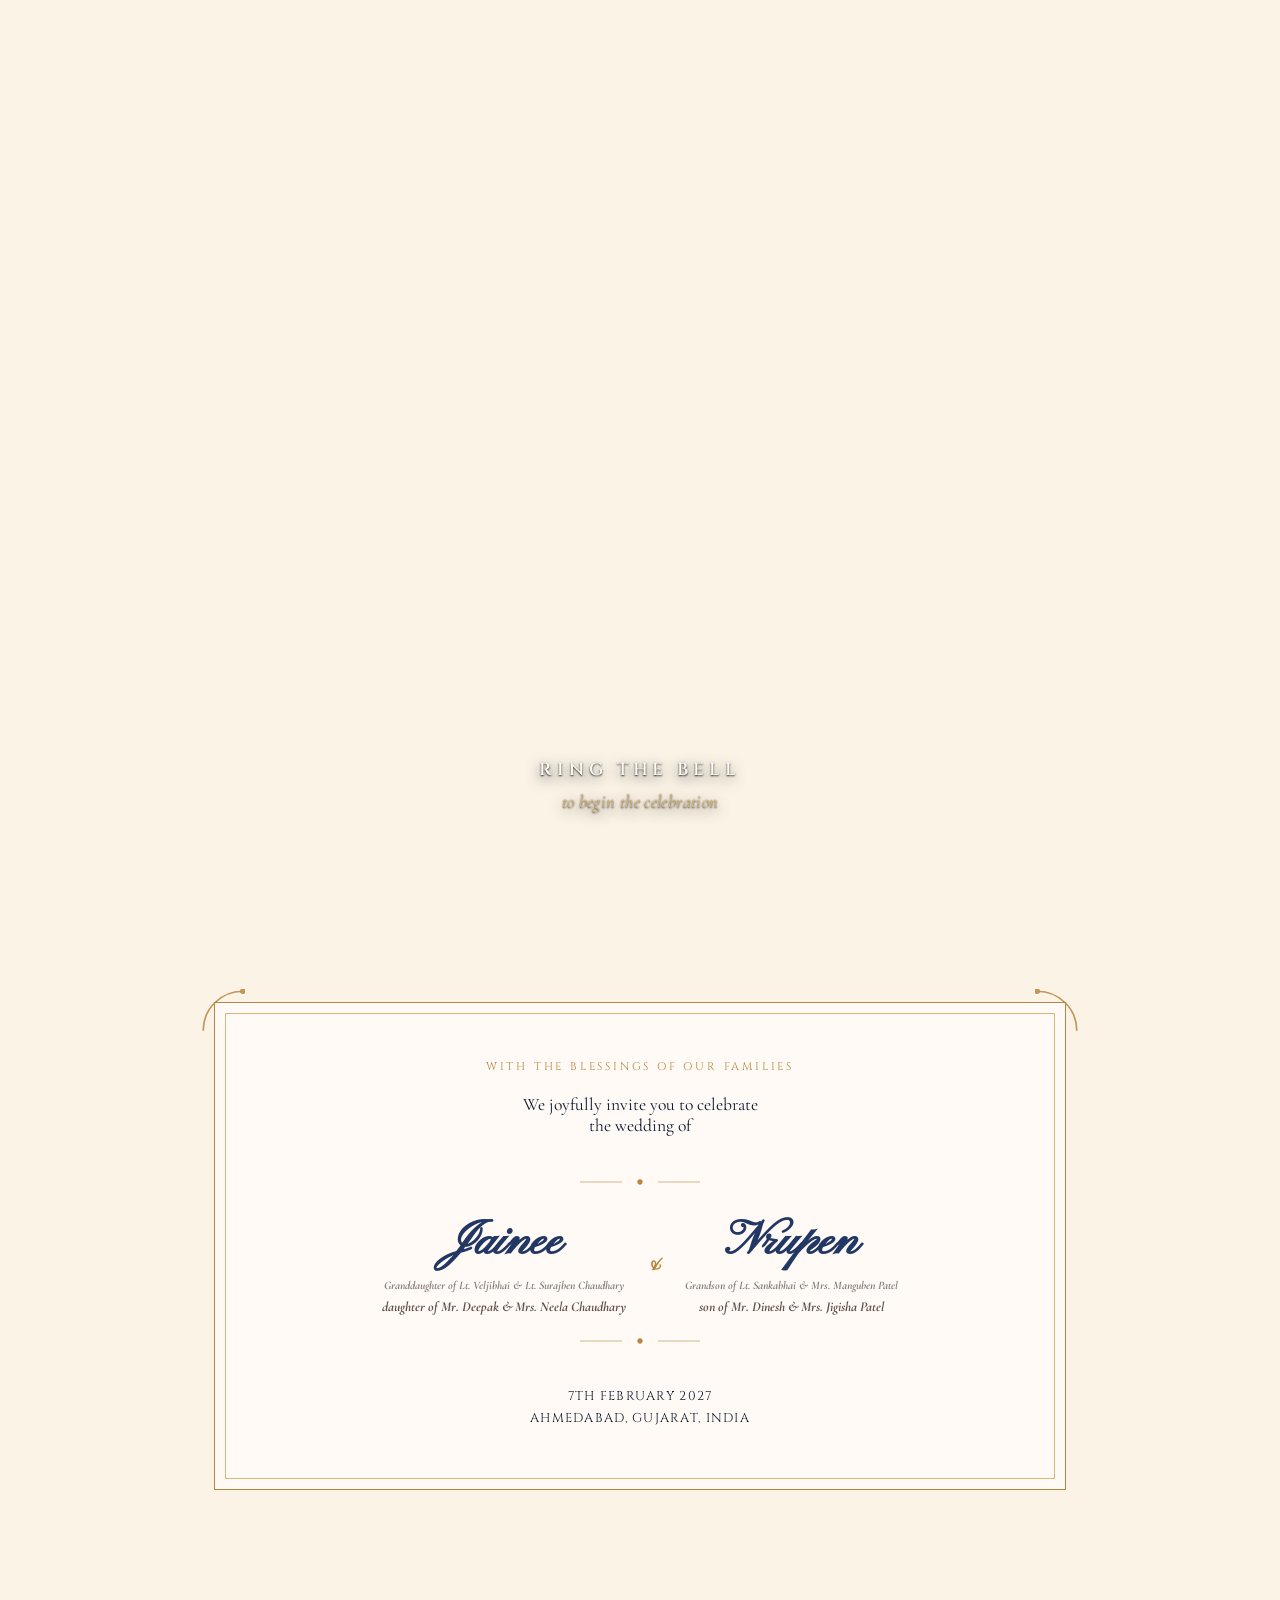
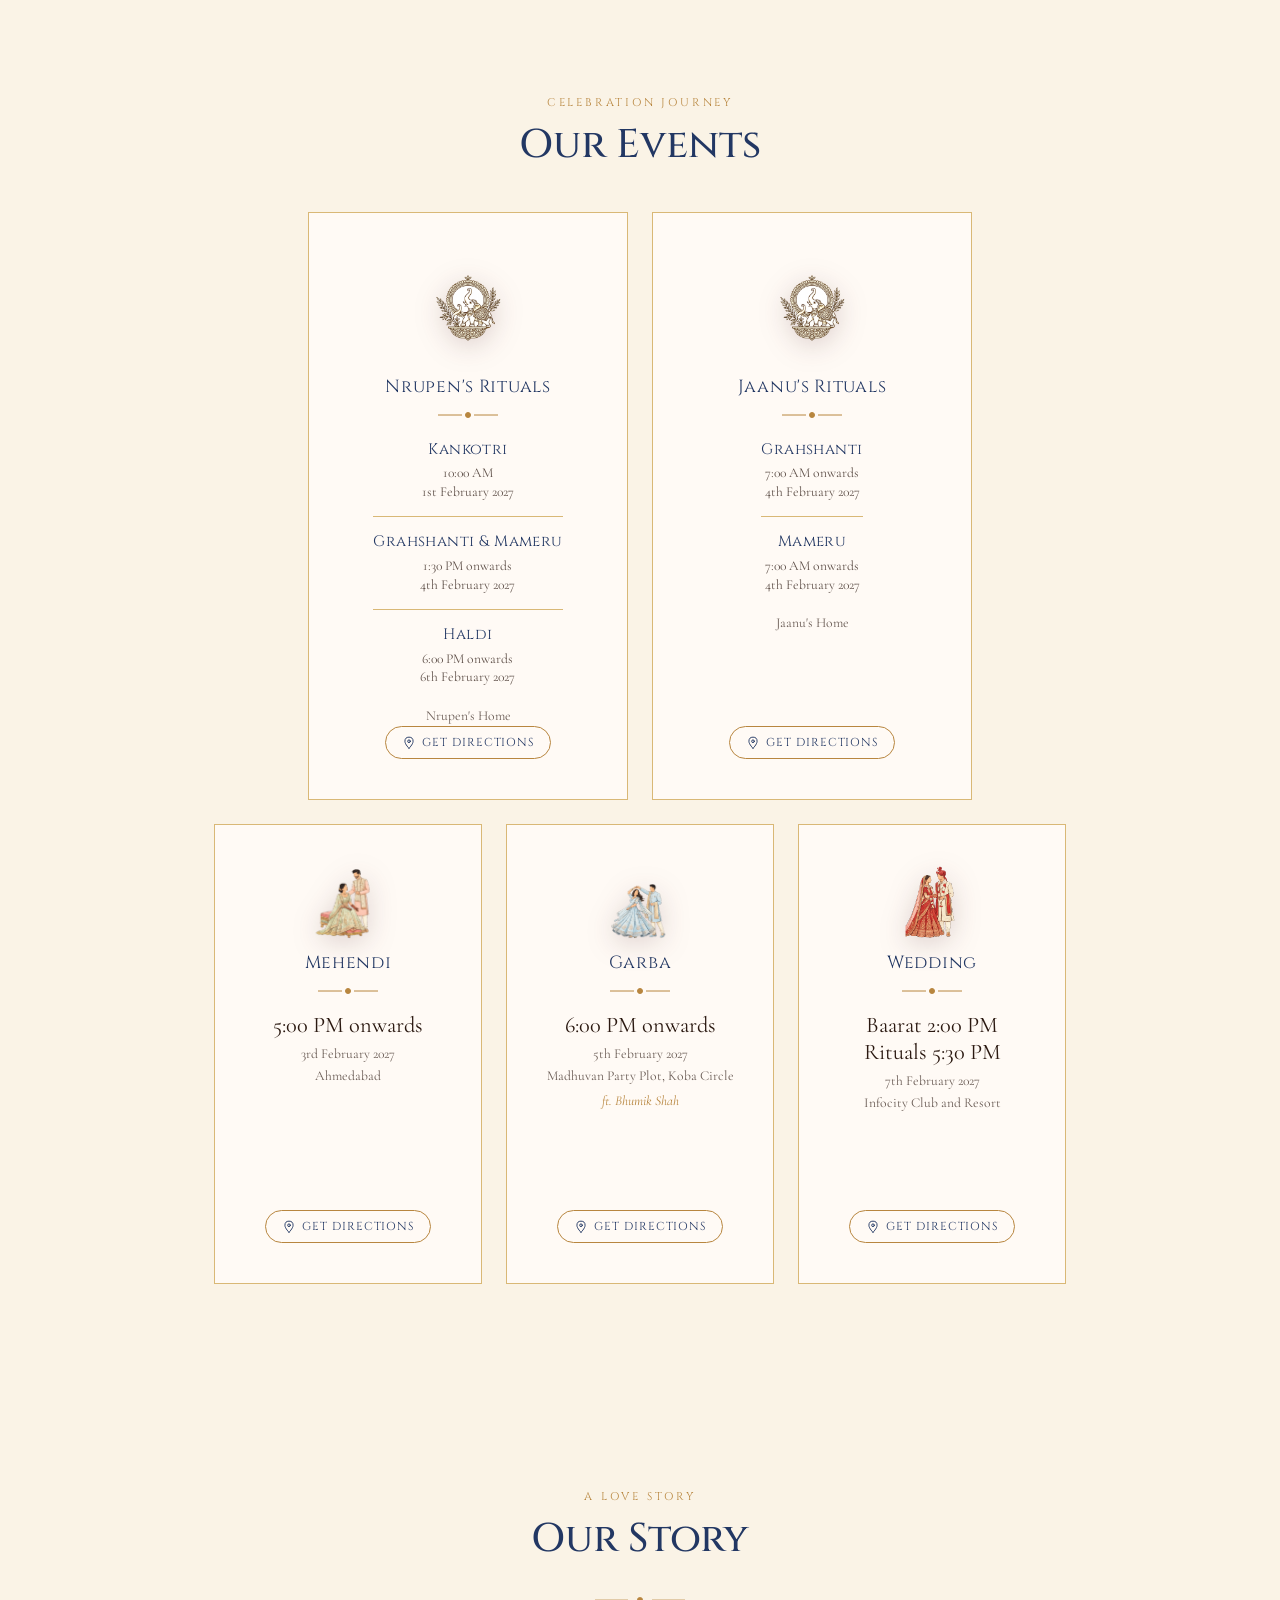
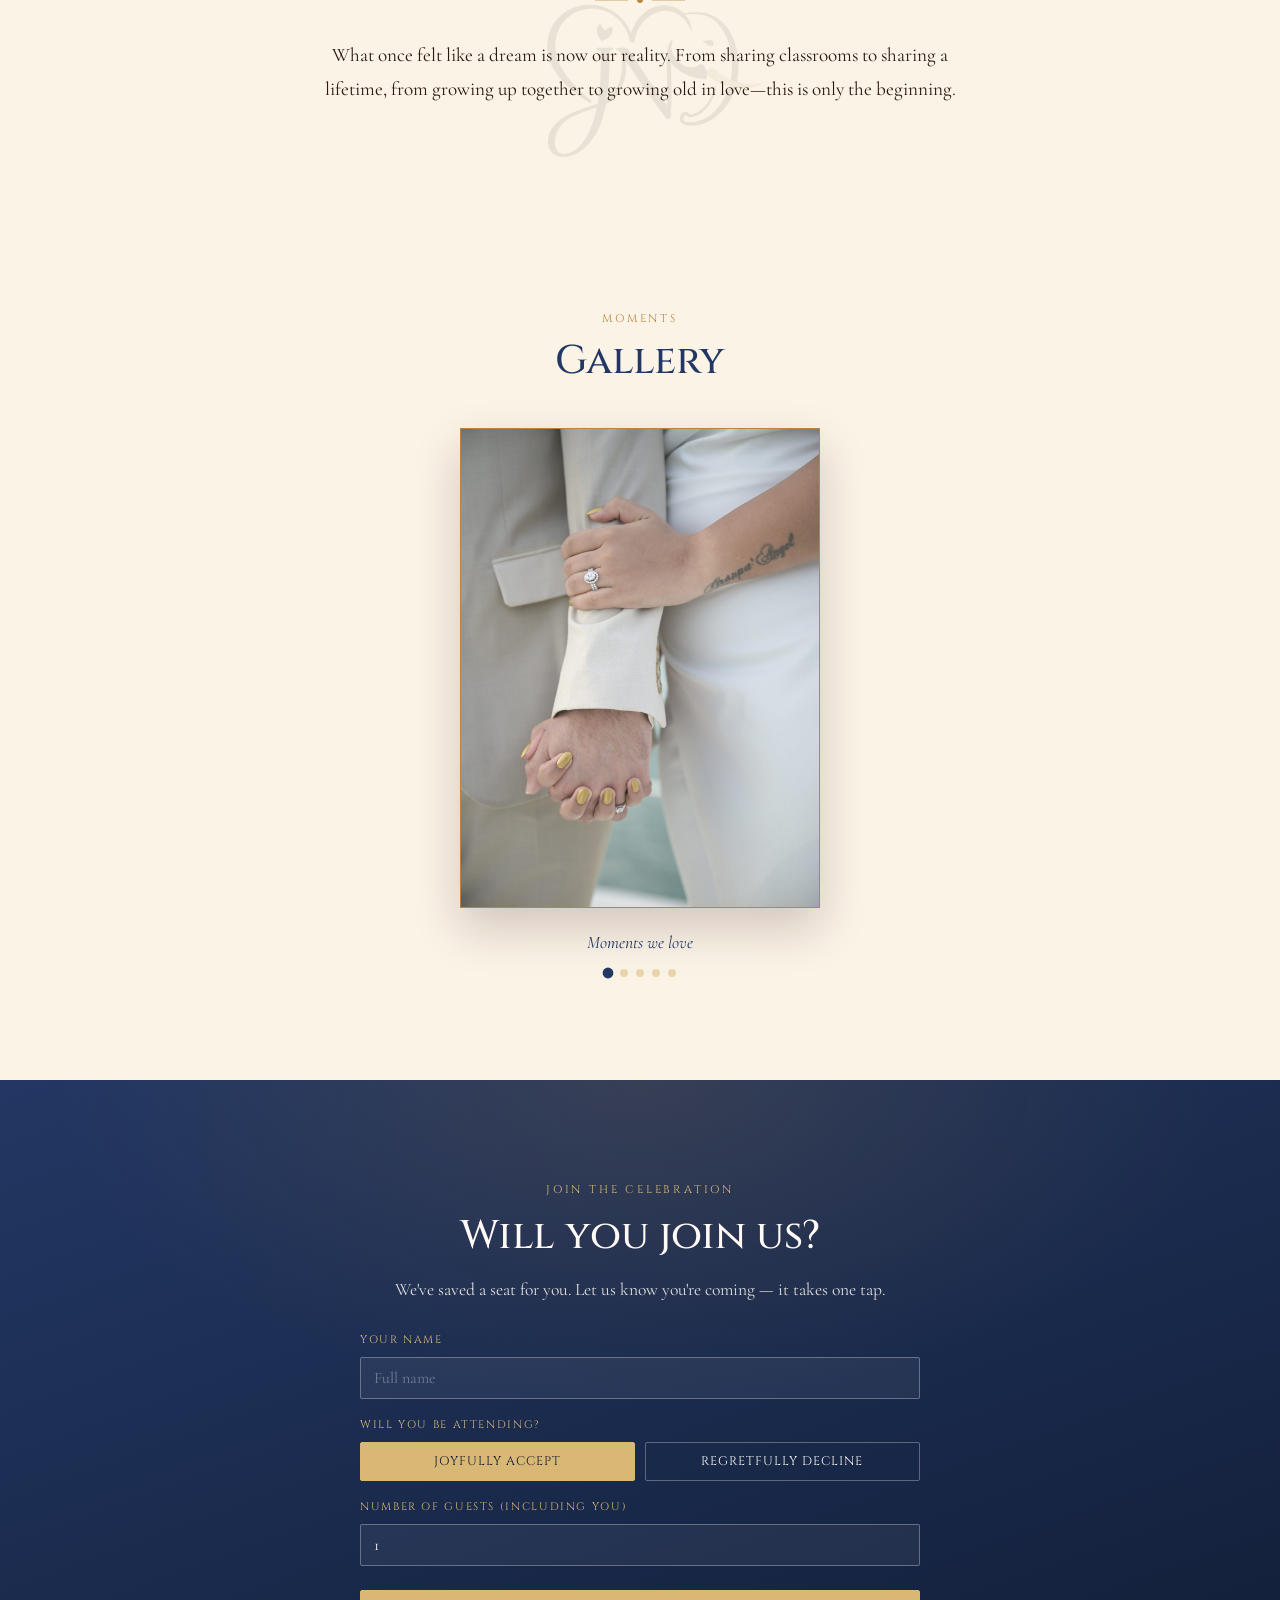
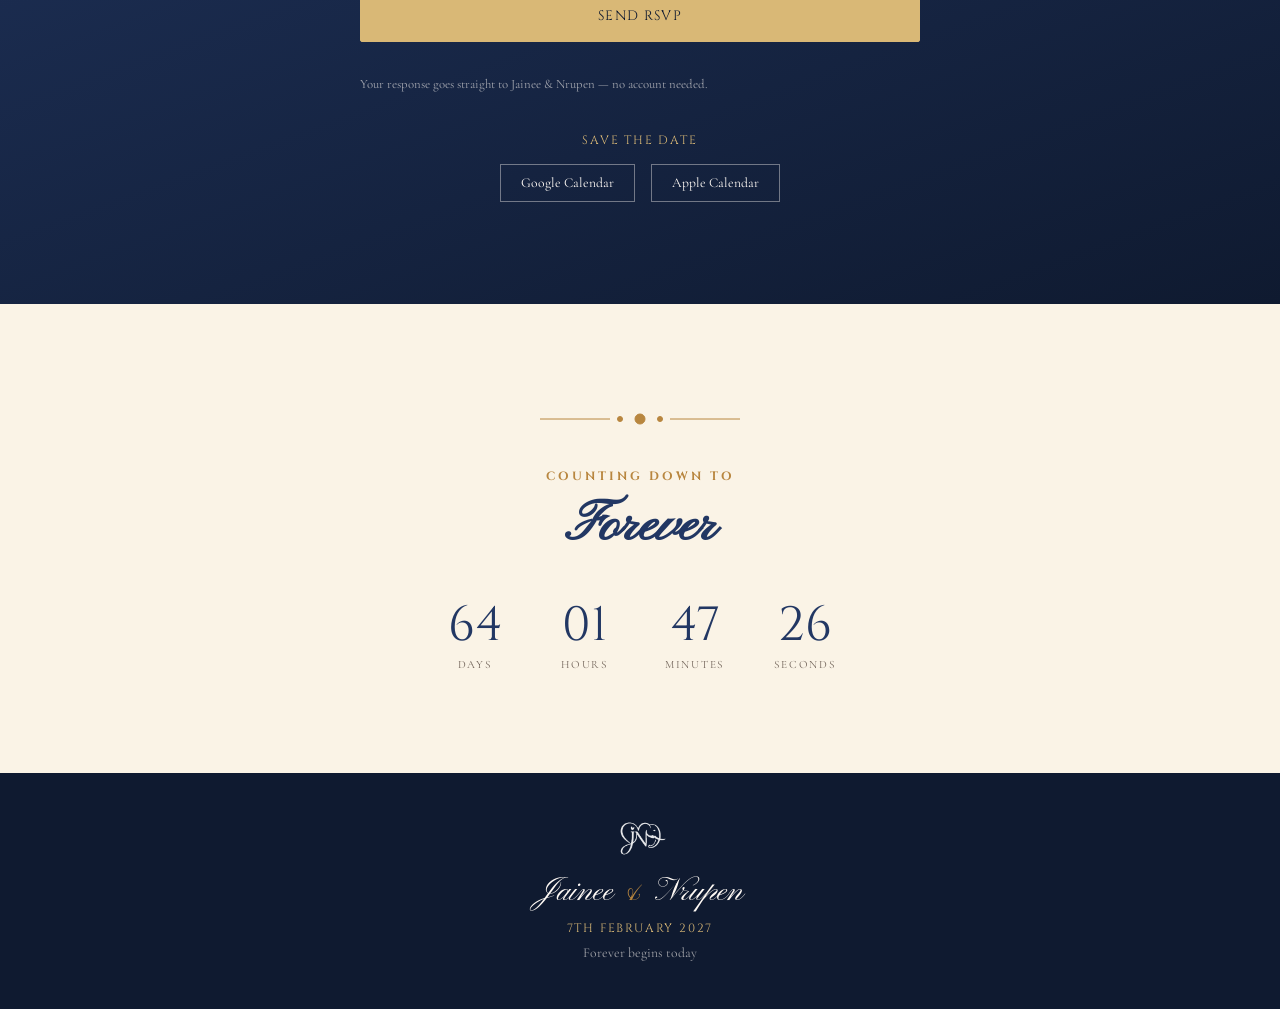
<file: index.html>
<!DOCTYPE html>
<html lang="en">
<head>
<meta charset="UTF-8" />
<meta name="viewport" content="width=device-width, initial-scale=1.0, viewport-fit=cover" />
<title>Jainee &amp; Nrupen | Wedding</title>
<meta name="description" content="Join us as we celebrate the wedding of Jainee and Nrupen." />
<link rel="preconnect" href="https://fonts.googleapis.com">
<link rel="preconnect" href="https://fonts.gstatic.com" crossorigin>
<link href="https://fonts.googleapis.com/css2?family=Cormorant+Garamond:ital,wght@0,400;0,500;0,600;1,400&family=Cinzel:wght@400;500;600&family=Pinyon+Script&display=swap" rel="stylesheet">
<link rel="stylesheet" href="css/styles.css" />
</head>
<body class="intro-active">

<!-- ══════════ INTRO ══════════ -->
<section class="intro" id="intro" role="button" tabindex="0" aria-label="Ring the bell to begin the celebration">
  <div class="intro-bg" aria-hidden="true">
    <video class="intro-video" playsinline webkit-playsinline
           preload="auto" disablepictureinpicture disableremoteplayback
           controlsList="nodownload nofullscreen noremoteplayback noplaybackrate"
           autoplay muted loop>
      <source src="assets/video/intro.mp4" type="video/mp4" />
    </video>
  </div>
  <div class="intro-content">
    <div class="intro-hint">
      <p class="intro-hint-label">Ring the bell</p>
      <p class="intro-hint-sub">to begin the celebration</p>
    </div>
  </div>
</section>

<main class="page" id="page" aria-hidden="true">

  <!-- ══════════ HERO ══════════ -->
  <section class="section hero-section" id="hero" aria-label="Jainee and Nrupen">

    <div class="hero-content">
      <img class="hero-logo" src="assets/images/logo.png" alt="Jainee and Nrupen logo" />
      <p class="hero-eyebrow">We're getting married</p>
      <h1 class="hero-names">
        <span class="hero-name" id="heroBride">Jainee</span>
        <span class="hero-amp" aria-hidden="true">&amp;</span>
        <span class="hero-name" id="heroGroom">Nrupen</span>
      </h1>
      <div class="hero-divider" aria-hidden="true"><span></span><svg viewBox="0 0 24 24" class="hero-divider-mark"><path d="M12 2l2.5 7.5H22l-6 4.5 2.5 7.5L12 17l-6.5 4.5L8 14 2 9.5h7.5z"/></svg><span></span></div>
      <p class="hero-date" id="heroDate">12<sup>th</sup> December 2026</p>
      <p class="hero-venue" id="heroVenue">The Grand Palace, Udaipur</p>
    </div>

    <a class="hero-scroll" href="#invite" aria-label="Scroll to invitation">
      <span class="hero-scroll-label">Scroll</span>
      <span class="hero-scroll-chevron" aria-hidden="true"></span>
    </a>
  </section>

  <!-- ══════════ INVITE ══════════ -->
  <section class="section invite-section" id="invite" aria-labelledby="inviteNames">
    <div class="invite-card reveal-item">
      <svg class="invite-flourish invite-flourish--l" viewBox="0 0 40 40" aria-hidden="true"><path d="M2 38C2 18 18 2 38 2" /><circle cx="38" cy="2" r="2.5" /></svg>
      <svg class="invite-flourish invite-flourish--r" viewBox="0 0 40 40" aria-hidden="true"><path d="M38 38C38 18 22 2 2 2" /><circle cx="2" cy="2" r="2.5" /></svg>
      <p class="invite-overline">With the blessings of our families</p>
      <p class="invite-kicker">We joyfully invite you to celebrate<br>the wedding of</p>
      <svg viewBox="0 0 200 20" class="invite-rule" aria-hidden="true"><path d="M0 10h70M130 10h70" /><circle cx="100" cy="10" r="4"/></svg>

      <h2 class="invite-names" id="inviteNames">
        <span class="invite-person">
          <span class="invite-name" id="inviteBride">Jainee</span>
          <span class="invite-grandparent" id="inviteBrideGrandparents">Granddaughter of Lt. &amp; Lt. Bride-Grandparent</span>
          <span class="invite-parent" id="inviteBrideParents">daughter of Mr. &amp; Mrs. Bride-Parent</span>
        </span>
        <span class="invite-amp" aria-hidden="true">&amp;</span>
        <span class="invite-person">
          <span class="invite-name" id="inviteGroom">Nrupen</span>
          <span class="invite-grandparent" id="inviteGroomGrandparents">Grandson of Lt. &amp; Mrs. Groom-Grandparent</span>
          <span class="invite-parent" id="inviteGroomParents">son of Mr. &amp; Mrs. Groom-Parent</span>
        </span>
      </h2>

      <svg viewBox="0 0 200 20" class="invite-rule" aria-hidden="true"><path d="M0 10h70M130 10h70" /><circle cx="100" cy="10" r="4"/></svg>

      <div class="invite-meta">
        <p class="invite-date" id="inviteDate">12th December 2026</p>
        <p class="invite-venue" id="inviteVenue">The Grand Palace, Udaipur</p>
      </div>
    </div>
  </section>

  <!-- ══════════ EVENTS ══════════ -->
  <section class="section events-section" id="events" aria-labelledby="eventsTitle">
    <div class="events-header reveal-item">
      <p class="events-eyebrow">Celebration Journey</p>
      <h2 class="events-title" id="eventsTitle">Our Events</h2>
    </div>
    <div class="events-list" id="eventsList" role="list" aria-label="Wedding events"></div>
  </section>

  <!-- ══════════ OUR STORY ══════════ -->
  <section class="section story-section" id="story" aria-labelledby="storyTitle">
    <div class="story-content reveal-item">
      <p class="story-eyebrow">A love story</p>
      <h2 class="story-title" id="storyTitle">Our Story</h2>
      <svg viewBox="0 0 120 16" class="story-rule" aria-hidden="true"><path d="M0 8h44M76 8h44"/><circle cx="60" cy="8" r="3.5"/></svg>
      <div class="story-body-wrap">
        <img class="story-watermark" src="assets/images/logo.png" alt="" aria-hidden="true" />
        <p class="story-body" id="storyBody">
          Add your story here — how you met, your favorite memory together, and the moment you knew.
          This placeholder text can be swapped for your real story whenever you're ready.
        </p>
      </div>
    </div>
  </section>

  <!-- ══════════ GALLERY ══════════ -->
  <section class="section gallery-section" id="gallery" aria-labelledby="galleryTitle">
    <div class="gallery-header reveal-item">
      <p class="gallery-eyebrow">Moments</p>
      <h2 class="gallery-title" id="galleryTitle">Gallery</h2>
    </div>

    <div class="gallery-carousel reveal-item">
      <div class="gallery-frame" id="galleryFrame" aria-live="polite" tabindex="0" aria-label="Photo gallery, swipe or use arrow keys to browse"></div>
    </div>

    <p class="gallery-caption">Moments we love</p>
    <div class="gallery-dots" id="galleryDots" role="tablist" aria-label="Gallery navigation"></div>
  </section>

  <!-- ══════════ RSVP ══════════ -->
  <section class="section rsvp-section" id="rsvp" aria-labelledby="rsvpHeadline">
    <canvas class="rsvp-fireworks" id="rsvpFireworks" aria-hidden="true"></canvas>
    <div class="rsvp-content reveal-item">
      <p class="rsvp-eyebrow">Join the celebration</p>
      <h2 class="rsvp-headline" id="rsvpHeadline">Will you join us?</h2>
      <p class="rsvp-body" id="rsvpBody">
        We've saved a seat for you. Let us know you're coming — it takes one tap.
      </p>

      <div id="rsvpFormWrap">
        <form id="rsvpForm">
          <div class="field">
            <label for="rsvpName">Your name</label>
            <input type="text" id="rsvpName" placeholder="Full name" required>
          </div>

          <div class="field">
            <label>Will you be attending?</label>
            <div class="attend-toggle">
              <label>
                <input type="radio" name="rsvpAttend" value="yes" checked>
                <span class="opt">Joyfully accept</span>
              </label>
              <label>
                <input type="radio" name="rsvpAttend" value="no">
                <span class="opt">Regretfully decline</span>
              </label>
            </div>
          </div>

          <div class="field guest-count-row visible" id="rsvpGuestRow">
            <label for="rsvpGuests">Number of guests (including you)</label>
            <input type="number" id="rsvpGuests" min="1" max="6" value="1">
          </div>

          <button type="submit" class="rsvp-submit" id="rsvpSubmitBtn">Send RSVP</button>
          <p class="rsvp-helper">Your response goes straight to Jainee &amp; Nrupen — no account needed.</p>
        </form>
      </div>

      <div id="rsvpSuccess">
        <div class="success-mark">
          <svg viewBox="0 0 24 24"><path d="M4 12l5 5 11-11"/></svg>
        </div>
        <h2 class="success-title">Thank you, <span id="rsvpSuccessName">Friend</span>!</h2>
        <p class="rsvp-helper" id="rsvpSuccessBody">We can't wait to celebrate with you.</p>
      </div>

      <div class="rsvp-cal">
        <p class="rsvp-cal-heading">Save the Date</p>
        <div class="rsvp-cal-btns">
          <a class="rsvp-cal-btn" id="rsvpGcalBtn" href="#" target="_blank" rel="noreferrer">Google Calendar</a>
          <a class="rsvp-cal-btn" id="rsvpIcalBtn" href="#" download="jainee-nrupen-wedding.ics">Apple Calendar</a>
        </div>
      </div>
    </div>
  </section>

  <!-- ══════════ COUNTDOWN ══════════ -->
  <section class="section countdown-section" id="countdown" aria-labelledby="countdownTitle">
    <div class="countdown-garland reveal-item" aria-hidden="true">
      <svg viewBox="0 0 200 24" class="countdown-garland-svg"><path d="M0 12h70M130 12h70"/><circle cx="100" cy="12" r="5"/><circle cx="80" cy="12" r="2.5"/><circle cx="120" cy="12" r="2.5"/></svg>
    </div>
    <div class="countdown-header reveal-item">
      <h2 class="countdown-title" id="countdownTitle">
        <span class="cd-title-lead">Counting Down to</span>
        <span class="cd-title-forever">Forever</span>
      </h2>
    </div>
    <div class="countdown-cells" id="countdownCells" role="timer" aria-label="Time remaining until the wedding">
      <div class="cd-cell"><span class="cd-num" id="cdDays">00</span><span class="cd-label">Days</span></div>
      <div class="cd-cell"><span class="cd-num" id="cdHours">00</span><span class="cd-label">Hours</span></div>
      <div class="cd-cell"><span class="cd-num" id="cdMins">00</span><span class="cd-label">Minutes</span></div>
      <div class="cd-cell"><span class="cd-num" id="cdSecs">00</span><span class="cd-label">Seconds</span></div>
    </div>
  </section>

</main>

<footer class="site-footer" id="siteFooter">
  <img class="ft-logo" src="assets/images/logo.png" alt="Jainee and Nrupen logo" />
  <p class="ft-names"><span id="ftBride">Jainee</span> <span class="amp">&amp;</span> <span id="ftGroom">Nrupen</span></p>
  <p class="ft-date" id="ftDate">12th December 2026</p>
  <p class="ft-tagline">Forever begins today</p>
</footer>

<!-- Floating section nav -->
<div class="fab-cluster" id="fabCluster" aria-label="Site controls">
  <nav class="nav-panel" id="navPanel" aria-hidden="true">
    <a class="nav-link" href="#hero">Home</a>
    <a class="nav-link" href="#invite">Invitation</a>
    <a class="nav-link" href="#events">Events</a>
    <a class="nav-link" href="#story">Our Story</a>
    <a class="nav-link" href="#gallery">Gallery</a>
    <a class="nav-link" href="#rsvp">RSVP</a>
    <a class="nav-link" href="#countdown">Countdown</a>
  </nav>
  <button class="fab fab-nav" id="navToggle" type="button" aria-label="Open navigation" aria-expanded="false">
    <span class="fab-line"></span><span class="fab-line"></span><span class="fab-line"></span>
  </button>
</div>

<script src="js/script.js"></script>
</body>
</html>
</file>
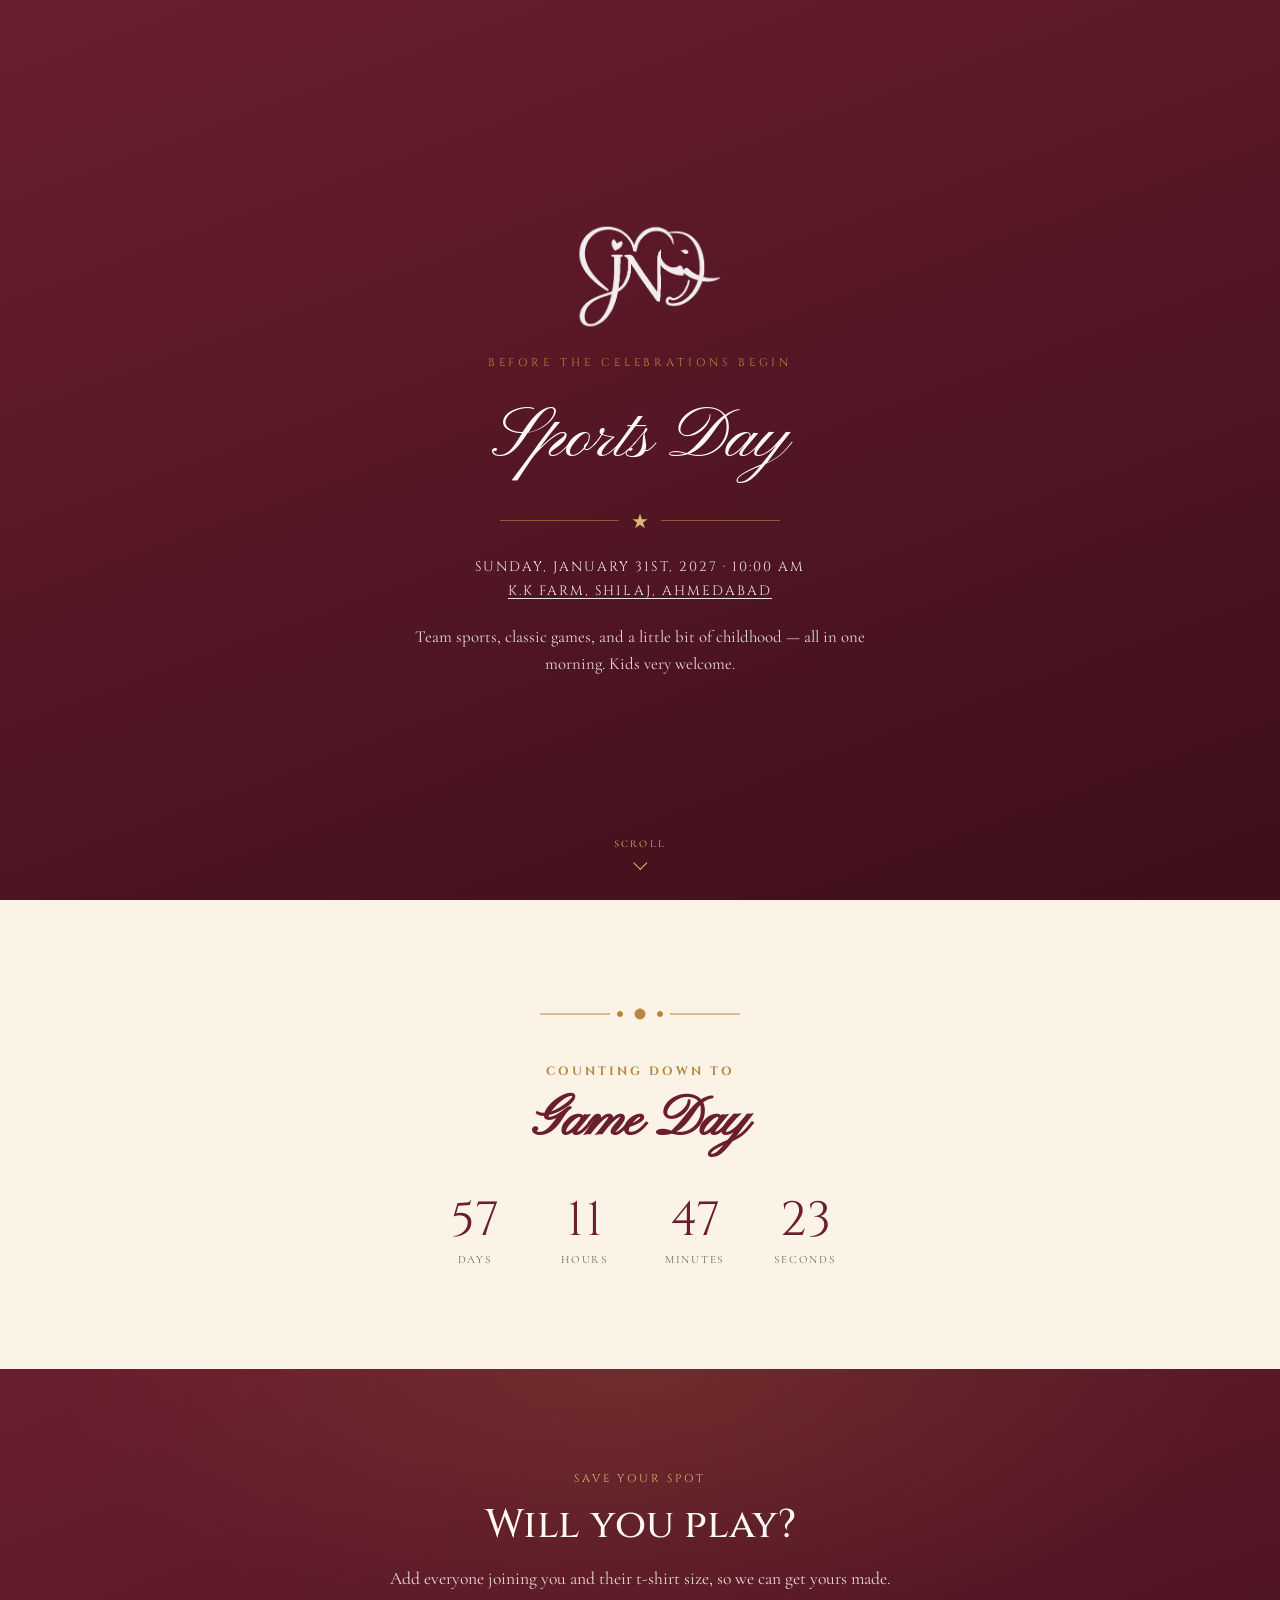
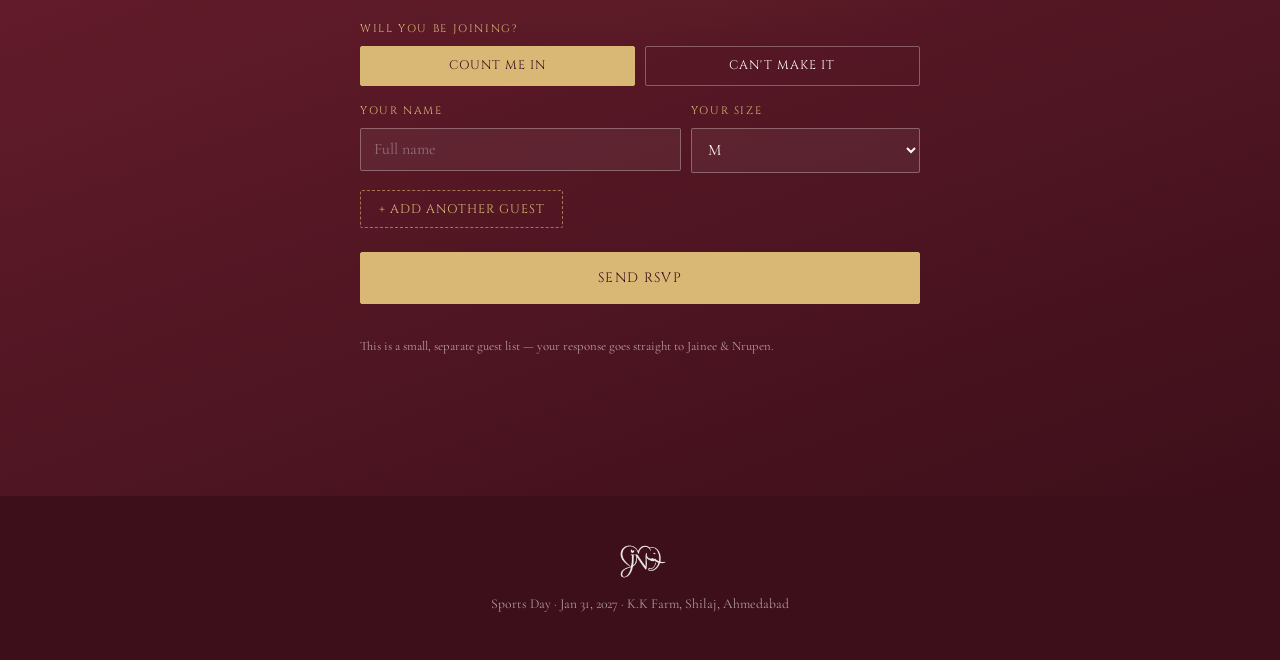
<file: sportsday/index.html>
<!DOCTYPE html>
<html lang="en">
<head>
<meta charset="UTF-8" />
<meta name="viewport" content="width=device-width, initial-scale=1.0, viewport-fit=cover" />
<title>Sports Day | Jainee &amp; Nrupen</title>
<meta name="robots" content="noindex, nofollow" />
<meta name="description" content="Join us for a morning of team sports and games before the wedding festivities begin." />
<link rel="preconnect" href="https://fonts.googleapis.com">
<link rel="preconnect" href="https://fonts.gstatic.com" crossorigin>
<link href="https://fonts.googleapis.com/css2?family=Cormorant+Garamond:ital,wght@0,400;0,500;0,600;1,400&family=Cinzel:wght@400;500;600&family=Pinyon+Script&display=swap" rel="stylesheet">
<link rel="stylesheet" href="../css/styles.css" />
<link rel="stylesheet" href="styles.css" />
</head>
<body>

<!-- ══════════ HERO ══════════ -->
<section class="hero-section" id="hero" aria-label="Sports Day">
  <div class="hero-content reveal-item">
    <img class="hero-logo" src="../assets/images/logo.png" alt="Jainee and Nrupen logo" />
    <p class="hero-eyebrow">Before the celebrations begin</p>
    <h1 class="hero-names sd-title">Sports Day</h1>
    <div class="hero-divider" aria-hidden="true"><span></span><svg viewBox="0 0 24 24" class="hero-divider-mark"><path d="M12 2l2.5 7.5H22l-6 4.5 2.5 7.5L12 17l-6.5 4.5L8 14 2 9.5h7.5z"/></svg><span></span></div>
    <p class="hero-date">Sunday, January 31st, 2027 · 10:00 AM</p>
    <p class="hero-venue"><a href="https://www.google.com/maps/search/?api=1&query=K.K+Farm%2C+Shilaj%2C+Ahmedabad" target="_blank" rel="noreferrer">K.K Farm, Shilaj, Ahmedabad</a></p>
    <p class="sd-hero-blurb">Team sports, classic games, and a little bit of childhood — all in one morning. Kids very welcome.</p>
  </div>

  <a class="hero-scroll" href="#countdown" aria-label="Scroll to countdown">
    <span class="hero-scroll-label">Scroll</span>
    <span class="hero-scroll-chevron" aria-hidden="true"></span>
  </a>
</section>

<!-- ══════════ COUNTDOWN ══════════ -->
<section class="section countdown-section" id="countdown" aria-labelledby="countdownTitle">
  <div class="countdown-garland reveal-item" aria-hidden="true">
    <svg viewBox="0 0 200 24" class="countdown-garland-svg"><path d="M0 12h70M130 12h70"/><circle cx="100" cy="12" r="5"/><circle cx="80" cy="12" r="2.5"/><circle cx="120" cy="12" r="2.5"/></svg>
  </div>
  <div class="countdown-header reveal-item">
    <h2 class="countdown-title" id="countdownTitle">
      <span class="cd-title-lead">Counting Down to</span>
      <span class="cd-title-forever">Game Day</span>
    </h2>
  </div>
  <div class="countdown-cells" id="countdownCells" role="timer" aria-label="Time remaining until sports day">
    <div class="cd-cell"><span class="cd-num" id="cdDays">00</span><span class="cd-label">Days</span></div>
    <div class="cd-cell"><span class="cd-num" id="cdHours">00</span><span class="cd-label">Hours</span></div>
    <div class="cd-cell"><span class="cd-num" id="cdMins">00</span><span class="cd-label">Minutes</span></div>
    <div class="cd-cell"><span class="cd-num" id="cdSecs">00</span><span class="cd-label">Seconds</span></div>
  </div>
</section>

<!-- ══════════ RSVP ══════════ -->
<section class="section rsvp-section" id="rsvp" aria-labelledby="rsvpHeadline">
  <canvas class="rsvp-fireworks" id="rsvpFireworks" aria-hidden="true"></canvas>
  <div class="rsvp-content reveal-item">

    <div id="rsvpFormWrap">
      <p class="rsvp-eyebrow">Save your spot</p>
      <h2 class="rsvp-headline" id="rsvpHeadline">Will you play?</h2>
      <p class="rsvp-body">Add everyone joining you and their t-shirt size, so we can get yours made.</p>

      <form id="rsvpForm">
        <div class="field">
          <label>Will you be joining?</label>
          <div class="attend-toggle">
            <label>
              <input type="radio" name="rsvpAttend" value="yes" checked>
              <span class="opt">Count me in</span>
            </label>
            <label>
              <input type="radio" name="rsvpAttend" value="no">
              <span class="opt">Can't make it</span>
            </label>
          </div>
        </div>

        <div id="rsvpGuestList" class="guest-list"></div>

        <button type="button" class="add-guest-btn" id="addGuestBtn">+ Add another guest</button>

        <button type="submit" class="rsvp-submit" id="rsvpSubmitBtn">Send RSVP</button>
        <p class="rsvp-helper">This is a small, separate guest list — your response goes straight to Jainee &amp; Nrupen.</p>
      </form>
    </div>

    <div id="rsvpSuccess">
      <div class="success-mark">
        <svg viewBox="0 0 24 24"><path d="M4 12l5 5 11-11"/></svg>
      </div>
      <h2 class="success-title">You're in, <span id="rsvpSuccessName">Friend</span>!</h2>
      <p class="rsvp-helper" id="rsvpSuccessBody">Can't wait to see your game face.</p>
    </div>

  </div>
</section>

<footer class="site-footer">
  <img class="ft-logo" src="../assets/images/logo.png" alt="Jainee and Nrupen logo" />
  <p class="ft-tagline">Sports Day · Jan 31, 2027 · K.K Farm, Shilaj, Ahmedabad</p>
</footer>

<script src="script.js"></script>
</body>
</html>
</file>
<file: css/styles.css>
/* ═══════════════════════════════════
   Tokens
═══════════════════════════════════ */
:root {
  --maroon: #223763;
  --maroon-dark: #0f1a30;
  --gold: #b8863f;
  --gold-light: #d9b876;
  --emerald: #1f5c4d;
  --cream: #faf3e6;
  --ivory: #fffaf5;
  --ink: #2a1810;
  --font-body: 'Cormorant Garamond', serif;
  --font-heading: 'Cinzel', serif;
  --font-script: 'Pinyon Script', cursive;
  --section-pad: clamp(3.5rem, 8vw, 7rem);
}

* { box-sizing: border-box; }

html { scroll-behavior: smooth; }

body {
  margin: 0;
  font-family: var(--font-body);
  color: var(--ink);
  background: var(--cream);
  overflow-x: hidden;
}

body.intro-active { overflow: hidden; height: 100vh; }

.amp { font-family: var(--font-script); color: var(--gold); }

img { max-width: 100%; display: block; }

/* ═══════════════════════════════════
   Intro
═══════════════════════════════════ */
.intro {
  position: fixed;
  inset: 0;
  z-index: 100;
  display: flex;
  align-items: flex-end;
  justify-content: center;
  background: var(--cream);
  cursor: pointer;
  padding-bottom: clamp(2rem, 7vh, 3.5rem);
  transition: opacity 0.6s ease 0.15s, visibility 0.6s ease 0.15s, transform 0.75s ease;
}

body:not(.intro-active) .intro {
  opacity: 0;
  visibility: hidden;
  pointer-events: none;
  transform: scale(1.08);
}

.intro.is-flashing {
  transition: none;
  background: var(--gold);
}

.intro.is-flashing .intro-bg {
  opacity: 0;
}

.intro-bg {
  position: absolute;
  inset: 0;
  pointer-events: none;
}

.intro-bg img,
.intro-bg video {
  width: 100%;
  height: 100%;
  object-fit: cover;
  object-position: 50% 40%;
}

/* Hide the browser's default paused-video play glyph — we drive playback ourselves */
.intro-video::-webkit-media-controls,
.intro-video::-webkit-media-controls-start-playback-button,
.intro-video::-webkit-media-controls-panel {
  display: none !important;
  -webkit-appearance: none;
}

.intro-content {
  pointer-events: none;
  position: relative;
  text-align: center;
  color: var(--ivory);
  padding: 2rem;
  transition: opacity 0.45s ease, transform 0.45s ease;
}

.intro.is-playing .intro-content {
  opacity: 0;
  transform: translateY(-22px);
}

.intro-hint {
  animation: pulse 2.2s ease-in-out infinite;
}

.intro-hint-label {
  font-family: var(--font-heading);
  font-weight: 600;
  font-size: 1.1rem;
  letter-spacing: 0.28em;
  text-transform: uppercase;
  color: var(--ivory);
  text-shadow: 0 1px 2px rgba(0, 0, 0, 0.85), 0 4px 14px rgba(0, 0, 0, 0.7);
  margin: 0 0 0.5rem;
}

.intro-hint-sub {
  font-family: var(--font-body);
  font-style: italic;
  font-size: 1.15rem;
  letter-spacing: 0.02em;
  color: var(--gold-light);
  text-shadow: 0 1px 2px rgba(0, 0, 0, 0.85), 0 4px 14px rgba(0, 0, 0, 0.7);
  margin: 0;
}

@keyframes pulse {
  0%, 100% { opacity: 0.4; }
  50% { opacity: 1; }
}

/* ═══════════════════════════════════
   Section base
═══════════════════════════════════ */
.section {
  position: relative;
  padding: var(--section-pad) 1.5rem;
  max-width: 900px;
  margin: 0 auto;
}

.reveal-item {
  opacity: 0;
  transform: translateY(40px) scale(0.97);
  transition: opacity 0.9s cubic-bezier(0.16, 1, 0.3, 1), transform 0.9s cubic-bezier(0.16, 1, 0.3, 1);
}

.reveal-item.is-visible {
  opacity: 1;
  transform: translateY(0) scale(1);
}

/* ═══════════════════════════════════
   Hero
═══════════════════════════════════ */
.hero-section {
  position: relative;
  max-width: none;
  min-height: 100vh;
  display: flex;
  flex-direction: column;
  align-items: center;
  justify-content: center;
  text-align: center;
  background: linear-gradient(160deg, var(--maroon) 0%, var(--maroon-dark) 100%);
  color: var(--ivory);
  overflow: hidden;
}

.hero-content {
  position: relative;
}

.hero-logo {
  width: clamp(92px, 20vw, 150px);
  height: auto;
  margin: 0 auto 1.5rem;
  filter: brightness(0) invert(1);
  opacity: 0.92;
  transform: translateX(6.5%); /* optical centering: the mark's ink is left-heavy within its canvas */
}

.hero-eyebrow {
  font-family: var(--font-heading);
  letter-spacing: 0.35em;
  text-transform: uppercase;
  font-size: 0.7rem;
  color: var(--gold);
  margin: 0 0 1.5rem;
}

.hero-names {
  margin: 0;
  font-family: var(--font-script);
  font-weight: 400;
  font-size: clamp(3.25rem, 10vw, 6rem);
}

.hero-amp {
  font-family: var(--font-script);
  color: var(--gold-light);
  margin: 0 0.15em;
}

.hero-divider {
  display: flex;
  align-items: center;
  justify-content: center;
  gap: 0.75rem;
  margin: 1.75rem auto;
  width: min(280px, 60vw);
}

.hero-divider span {
  flex: 1;
  height: 1px;
  background: var(--gold);
  opacity: 0.6;
}

.hero-divider-mark {
  width: 18px;
  height: 18px;
  fill: var(--gold-light);
  flex-shrink: 0;
}

.hero-date, .hero-venue {
  font-family: var(--font-heading);
  letter-spacing: 0.15em;
  text-transform: uppercase;
  font-size: 0.85rem;
  margin: 0.4rem 0;
  color: var(--ivory);
  opacity: 0.9;
}

.hero-scroll {
  position: absolute;
  bottom: 2rem;
  left: 50%;
  transform: translateX(-50%);
  display: flex;
  flex-direction: column;
  align-items: center;
  gap: 0.5rem;
  color: var(--gold-light);
  text-decoration: none;
  font-size: 0.65rem;
  letter-spacing: 0.2em;
  text-transform: uppercase;
}

.hero-scroll-chevron {
  width: 10px;
  height: 10px;
  border-right: 1.5px solid var(--gold-light);
  border-bottom: 1.5px solid var(--gold-light);
  transform: rotate(45deg);
  animation: bob 2s ease-in-out infinite;
}

@keyframes bob {
  0%, 100% { transform: rotate(45deg) translate(0, 0); }
  50% { transform: rotate(45deg) translate(4px, 4px); }
}

/* ═══════════════════════════════════
   Invite
═══════════════════════════════════ */
.invite-section { text-align: center; }

.invite-card {
  border: 1.5px solid var(--gold);
  padding: clamp(2rem, 6vw, 3.5rem) clamp(1.5rem, 5vw, 3rem);
  position: relative;
  background: var(--ivory);
}

.invite-card::before {
  content: '';
  position: absolute;
  inset: 10px;
  border: 1px solid var(--gold-light);
  pointer-events: none;
}

.invite-flourish {
  position: absolute;
  top: -14px;
  width: 44px;
  height: 44px;
  stroke: var(--gold);
  fill: none;
  stroke-width: 1.5;
  opacity: 0.85;
}

.invite-flourish circle { fill: var(--gold); stroke: none; }

.invite-flourish--l { left: -14px; }
.invite-flourish--r { right: -14px; }

@media (max-width: 560px) {
  .invite-flourish { width: 32px; height: 32px; top: -10px; }
}

.invite-overline {
  font-family: var(--font-heading);
  font-size: 0.7rem;
  letter-spacing: 0.25em;
  text-transform: uppercase;
  color: var(--gold);
  margin: 0 0 1.25rem;
}

.invite-kicker {
  font-size: 1.1rem;
  color: var(--maroon-dark);
  margin: 0 0 1.25rem;
}

.invite-rule {
  width: min(200px, 50%);
  height: 12px;
  margin: 1.25rem auto;
  stroke: var(--gold);
  fill: var(--gold);
  stroke-width: 1;
}

.invite-names {
  margin: 0;
  display: flex;
  flex-wrap: wrap;
  align-items: center;
  justify-content: center;
  gap: 0.75rem 1.25rem;
}

.invite-person {
  display: flex;
  flex-direction: column;
  gap: 0.35rem;
}

.invite-name {
  font-family: var(--font-script);
  font-size: clamp(2rem, 6vw, 3rem);
  color: var(--maroon);
}

.invite-grandparent {
  font-size: 0.72rem;
  font-style: italic;
  color: var(--ink);
  opacity: 0.55;
}

.invite-parent {
  font-size: 0.85rem;
  font-style: italic;
  color: var(--ink);
  opacity: 0.75;
}

.invite-amp {
  font-family: var(--font-script);
  font-size: 1.5rem;
  color: var(--gold);
}

.invite-meta { margin-top: 1rem; }

.invite-date, .invite-venue {
  font-family: var(--font-heading);
  font-size: 0.8rem;
  letter-spacing: 0.1em;
  text-transform: uppercase;
  color: var(--maroon-dark);
  margin: 0.35rem 0;
}

/* ═══════════════════════════════════
   Events
═══════════════════════════════════ */
.events-header, .story-content, .gallery-header, .countdown-header {
  text-align: center;
}

.events-eyebrow, .story-eyebrow, .gallery-eyebrow {
  font-family: var(--font-heading);
  font-size: 0.7rem;
  letter-spacing: 0.25em;
  text-transform: uppercase;
  color: var(--gold);
  margin: 0 0 0.5rem;
}

.events-title, .story-title, .gallery-title {
  font-family: var(--font-heading);
  font-weight: 500;
  font-size: clamp(1.75rem, 5vw, 2.5rem);
  color: var(--maroon);
  margin: 0 0 2.5rem;
}

.story-title {
  margin-bottom: 0.75rem;
}

.events-list {
  display: flex;
  flex-direction: column;
  gap: 1.5rem;
}

.events-row {
  display: flex;
  flex-wrap: wrap;
  justify-content: center;
  gap: 1.5rem;
}

.events-row .event-card {
  flex: 1 1 260px;
  max-width: 320px;
}

.card-portrait {
  display: flex;
  align-items: flex-end;
  justify-content: center;
  width: 56px;
  height: 74px;
  margin: 0 auto 0.75rem;
}

.card-portrait--emblem {
  width: 110px;
  height: 110px;
  align-items: center;
}

.card-portrait img {
  max-width: 100%;
  max-height: 100%;
  width: auto;
  height: auto;
  display: block;
  filter: drop-shadow(0 6px 14px rgba(61, 15, 26, 0.18));
}

.ritual-sub-list {
  display: flex;
  flex-direction: column;
  gap: 0.9rem;
  margin: 0.5rem 0 1.1rem;
}

.ritual-sub-item {
  padding-bottom: 0.9rem;
  border-bottom: 1px solid var(--gold-light);
}

.ritual-sub-item:last-child {
  border-bottom: none;
  padding-bottom: 0;
}

.ritual-sub-name {
  font-family: var(--font-heading);
  font-size: 0.95rem;
  color: var(--maroon);
  letter-spacing: 0.03em;
  margin: 0 0 0.3rem;
}

.ritual-sub-meta {
  font-size: 0.85rem;
  color: var(--ink);
  opacity: 0.75;
  margin: 0.1rem 0;
}

.event-card {
  display: flex;
  flex-direction: column;
  align-items: center;
  min-height: 460px;
  border: 1px solid var(--gold-light);
  background: var(--ivory);
  padding: 2.5rem 1.5rem;
  text-align: center;
  transition: transform 0.35s ease, box-shadow 0.35s ease, border-color 0.35s ease;
}

.event-card:hover {
  transform: translateY(-6px);
  border-color: var(--gold);
  box-shadow: 0 16px 34px rgba(107, 30, 46, 0.16);
}

.event-card:hover .icon-badge {
  transform: scale(1.08);
  box-shadow: 0 6px 18px rgba(184, 134, 63, 0.35);
}

/* ═══════════════════════════════════
   Icon badges — hand-drawn line icons in a ringed circle,
   used across event cards, guest-info cards and the gallery.
═══════════════════════════════════ */
.icon-badge {
  display: flex;
  align-items: center;
  justify-content: center;
  width: 64px;
  height: 64px;
  margin: 0 auto 1.1rem;
  border-radius: 50%;
  border: 1px solid var(--gold);
  background: var(--ivory);
  box-shadow: 0 4px 12px rgba(61, 15, 26, 0.15);
  transition: transform 0.35s ease, box-shadow 0.35s ease;
}

.icon-badge-svg {
  width: 28px;
  height: 28px;
  color: var(--maroon);
}

.gallery-frame .icon-badge {
  width: 56px;
  height: 56px;
  margin: 0 auto 0.75rem;
}

.event-name {
  font-family: var(--font-heading);
  font-size: 1.1rem;
  color: var(--maroon);
  margin: 0 0 0.75rem;
  letter-spacing: 0.04em;
}

.event-rule {
  width: 60px;
  height: 8px;
  stroke: var(--gold);
  fill: var(--gold);
  margin: 0 auto 0.75rem;
}

.event-time { font-size: 1.4rem; margin: 0.25rem 0; color: var(--ink); }
.event-date, .event-venue {
  font-size: 0.85rem;
  color: var(--ink);
  opacity: 0.7;
  margin: 0.15rem 0;
}

.event-note {
  font-family: var(--font-body);
  font-style: italic;
  font-size: 0.85rem;
  color: var(--gold);
  margin: 0.35rem 0 0;
}


.event-map-link {
  display: inline-flex;
  align-items: center;
  gap: 0.4rem;
  margin-top: auto;
  padding: 0.5rem 1rem;
  border: 1px solid var(--gold);
  border-radius: 999px;
  font-family: var(--font-heading);
  font-size: 0.72rem;
  letter-spacing: 0.08em;
  text-transform: uppercase;
  color: var(--maroon);
  text-decoration: none;
  transition: background 0.3s ease, color 0.3s ease;
}

.event-map-link svg { width: 14px; height: 14px; }

.event-map-link:hover {
  background: var(--maroon);
  color: var(--ivory);
}

/* ═══════════════════════════════════
   Story
═══════════════════════════════════ */
.story-section { position: relative; text-align: center; overflow: hidden; }

.story-content { position: relative; }

.story-body-wrap { position: relative; }

.story-watermark {
  position: absolute;
  top: 50%;
  left: 50%;
  width: min(230px, 50vw);
  height: auto;
  /* centers on the paragraph only (not the eyebrow/title above), with a
     small correction since the mark's ink centroid sits ~6.5%/4.8%
     up-left of its canvas' geometric center */
  transform: translate(-43.5%, -45.2%);
  opacity: 0.07;
  pointer-events: none;
  z-index: -1;
}

.story-rule {
  width: 140px;
  height: 12px;
  stroke: var(--gold);
  fill: var(--gold);
  margin: 1rem auto 1.75rem;
}

.story-body {
  font-size: 1.2rem;
  line-height: 1.75;
  color: var(--ink);
  max-width: 640px;
  margin: 0 auto;
}

/* ═══════════════════════════════════
   Gallery — single framed carousel
═══════════════════════════════════ */
.gallery-carousel {
  display: flex;
  align-items: center;
  justify-content: center;
}

.gallery-frame {
  position: relative;
  width: min(360px, 68vw);
  aspect-ratio: 3 / 4;
  border: 1.5px solid var(--gold);
  background: var(--ivory);
  box-shadow: 0 20px 44px rgba(61, 15, 26, 0.2);
  overflow: hidden;
  display: flex;
  flex-direction: column;
  align-items: center;
  justify-content: center;
  opacity: 0;
  cursor: grab;
  touch-action: pan-y;
  -webkit-user-select: none;
  user-select: none;
  transition: opacity 0.25s ease;
}

.gallery-frame.is-visible { opacity: 1; }

.gallery-frame img {
  width: 100%;
  height: 100%;
  object-fit: cover;
  -webkit-user-drag: none;
  -webkit-touch-callout: none;
  pointer-events: none;
}

.gallery-frame-placeholder {
  font-family: var(--font-heading);
  font-size: 0.8rem;
  letter-spacing: 0.1em;
  text-transform: uppercase;
  color: var(--maroon);
  opacity: 0.7;
}

.gallery-caption {
  text-align: center;
  font-family: var(--font-body);
  font-style: italic;
  font-size: 1.1rem;
  color: var(--maroon);
  margin: 1.5rem 0 1rem;
}

.gallery-dots {
  display: flex;
  align-items: center;
  justify-content: center;
  gap: 0.5rem;
}

.gallery-dot {
  width: 8px;
  height: 8px;
  border-radius: 50%;
  border: none;
  padding: 0;
  background: var(--gold-light);
  opacity: 0.5;
  cursor: pointer;
  transition: opacity 0.25s ease, transform 0.25s ease;
}

.gallery-dot.is-active {
  opacity: 1;
  background: var(--maroon);
  transform: scale(1.35);
}

/* ═══════════════════════════════════
   RSVP
═══════════════════════════════════ */
.rsvp-section {
  position: relative;
  max-width: none;
  text-align: center;
  background:
    radial-gradient(ellipse 70% 60% at 50% 0%, rgba(184, 134, 63, 0.16) 0%, transparent 65%),
    linear-gradient(160deg, var(--maroon) 0%, var(--maroon-dark) 100%);
  color: var(--ivory);
  overflow: hidden;
}

.rsvp-fireworks {
  position: absolute;
  inset: 0;
  width: 100%;
  height: 100%;
  pointer-events: none;
}

.rsvp-content { position: relative; max-width: 560px; margin: 0 auto; }

.rsvp-eyebrow {
  font-family: var(--font-heading);
  font-size: 0.7rem;
  letter-spacing: 0.25em;
  text-transform: uppercase;
  color: var(--gold-light);
  margin: 0 0 0.75rem;
}

.rsvp-headline {
  font-family: var(--font-heading);
  font-weight: 500;
  font-size: clamp(1.75rem, 5vw, 2.5rem);
  margin: 0 0 1rem;
}

.rsvp-body { font-size: 1.1rem; opacity: 0.85; margin: 0 0 2rem; }

.rsvp-btn {
  display: inline-block;
  font-family: var(--font-heading);
  letter-spacing: 0.1em;
  text-transform: uppercase;
  font-size: 0.85rem;
  color: var(--maroon-dark);
  background: var(--gold-light);
  padding: 1rem 2.5rem;
  text-decoration: none;
  border: 1px solid var(--gold-light);
  transition: background 0.3s ease, color 0.3s ease;
}

.rsvp-btn:hover { background: transparent; color: var(--gold-light); }

.rsvp-helper {
  font-size: 0.8rem;
  opacity: 0.6;
  margin: 1rem 0 2.5rem;
}

/* ---- RSVP form ---- */
#rsvpForm {
  display: flex;
  flex-direction: column;
  gap: 1.1rem;
  text-align: left;
}

.field > label {
  display: block;
  font-family: var(--font-heading);
  font-size: 0.68rem;
  letter-spacing: 0.15em;
  text-transform: uppercase;
  color: var(--gold-light);
  margin-bottom: 0.6rem;
}

.field input[type="text"],
.field input[type="number"],
.field select {
  width: 100%;
  background: rgba(255, 250, 245, 0.06);
  border: 1px solid rgba(255, 250, 245, 0.3);
  color: var(--ivory);
  font-family: var(--font-body);
  font-size: 1rem;
  padding: 0.65rem 0.8rem;
  border-radius: 2px;
  transition: border-color 0.25s ease, background 0.25s ease;
}
.field input::placeholder { color: rgba(255, 250, 245, 0.35); }
.field input:focus, .field select:focus {
  outline: none;
  border-color: var(--gold-light);
  background: rgba(255, 250, 245, 0.1);
}
.field select option { color: var(--ink); }

.attend-toggle {
  display: flex;
  gap: 0.6rem;
}
.attend-toggle input { position: absolute; opacity: 0; pointer-events: none; }
.attend-toggle label { flex: 1; position: relative; }
.attend-toggle .opt {
  display: block;
  text-align: center;
  padding: 0.65rem 0.5rem;
  border: 1px solid rgba(255, 250, 245, 0.3);
  border-radius: 2px;
  font-family: var(--font-heading);
  font-size: 0.78rem;
  letter-spacing: 0.08em;
  text-transform: uppercase;
  cursor: pointer;
  transition: all 0.25s ease;
}
.attend-toggle input:checked + .opt {
  background: var(--gold-light);
  color: var(--maroon-dark);
  border-color: var(--gold-light);
}
.attend-toggle input:focus-visible + .opt { outline: 2px solid var(--gold-light); outline-offset: 2px; }

.guest-count-row { display: none; }
.guest-count-row.visible { display: block; }

.rsvp-submit {
  margin-top: 0.4rem;
  display: block;
  width: 100%;
  font-family: var(--font-heading);
  letter-spacing: 0.1em;
  text-transform: uppercase;
  font-size: 0.85rem;
  color: var(--maroon-dark);
  background: var(--gold-light);
  padding: 1rem 2.5rem;
  text-decoration: none;
  border: 1px solid var(--gold-light);
  border-radius: 2px;
  cursor: pointer;
  transition: background 0.3s ease, color 0.3s ease;
}
.rsvp-submit:hover { background: transparent; color: var(--gold-light); }
.rsvp-submit:disabled { opacity: 0.6; cursor: default; }

/* ---- RSVP success state ---- */
#rsvpSuccess { display: none; }
#rsvpSuccess.visible {
  display: block;
  animation: rsvp-rise 0.5s ease both;
}
@keyframes rsvp-rise {
  from { opacity: 0; transform: translateY(8px); }
  to { opacity: 1; transform: translateY(0); }
}
@media (prefers-reduced-motion: reduce) {
  #rsvpSuccess.visible { animation: none; }
}

.success-mark {
  width: 46px;
  height: 46px;
  margin: 0 auto 1.25rem;
  border: 1px solid var(--gold-light);
  border-radius: 50%;
  display: flex;
  align-items: center;
  justify-content: center;
}
.success-mark svg { width: 20px; height: 20px; }
.success-mark path {
  stroke: var(--gold-light);
  stroke-width: 2;
  fill: none;
  stroke-linecap: round;
  stroke-linejoin: round;
  stroke-dasharray: 24;
  stroke-dashoffset: 24;
  animation: rsvp-draw 0.4s ease 0.35s forwards;
}
@keyframes rsvp-draw { to { stroke-dashoffset: 0; } }

.success-title {
  font-family: var(--font-heading);
  font-weight: 500;
  font-size: 1.4rem;
  margin: 0 0 0.6rem;
}

.rsvp-cal-heading {
  font-family: var(--font-heading);
  font-size: 0.75rem;
  letter-spacing: 0.15em;
  text-transform: uppercase;
  color: var(--gold-light);
  margin: 0 0 1rem;
}

.rsvp-cal-btns {
  display: flex;
  gap: 1rem;
  justify-content: center;
  flex-wrap: wrap;
}

.rsvp-cal-btn {
  font-size: 0.85rem;
  color: var(--ivory);
  border: 1px solid rgba(255, 250, 245, 0.4);
  padding: 0.6rem 1.25rem;
  text-decoration: none;
  transition: border-color 0.3s ease;
}

.rsvp-cal-btn:hover { border-color: var(--gold-light); }

/* ═══════════════════════════════════
   Countdown
═══════════════════════════════════ */
.countdown-section { text-align: center; }

.countdown-garland {
  width: min(420px, 90%);
  margin: 0 auto 2rem;
}

.countdown-garland-svg {
  width: 100%;
  height: 24px;
  stroke: var(--gold);
  fill: var(--gold);
  stroke-width: 1;
}

.cd-title-lead {
  display: block;
  font-family: var(--font-heading);
  font-size: 0.75rem;
  letter-spacing: 0.25em;
  text-transform: uppercase;
  color: var(--gold);
  margin-bottom: 0.5rem;
}

.cd-title-forever {
  display: block;
  font-family: var(--font-script);
  font-size: clamp(2.5rem, 7vw, 3.5rem);
  color: var(--maroon);
}

.countdown-cells {
  display: flex;
  justify-content: center;
  gap: clamp(1rem, 4vw, 2.5rem);
  margin-top: 2.5rem;
  flex-wrap: wrap;
}

.cd-cell {
  display: flex;
  flex-direction: column;
  align-items: center;
  min-width: 70px;
}

.cd-num {
  font-family: var(--font-heading);
  font-size: clamp(2rem, 6vw, 3rem);
  color: var(--maroon);
  line-height: 1;
}

.cd-label {
  font-size: 0.7rem;
  letter-spacing: 0.15em;
  text-transform: uppercase;
  color: var(--ink);
  opacity: 0.65;
  margin-top: 0.5rem;
}

/* ═══════════════════════════════════
   Footer
═══════════════════════════════════ */
.site-footer {
  text-align: center;
  padding: 3rem 1.5rem;
  background: var(--maroon-dark);
  color: var(--ivory);
}

.ft-logo {
  width: 48px;
  height: auto;
  margin: 0 auto 1rem;
  filter: brightness(0) invert(1);
  opacity: 0.9;
  transform: translateX(6.5%); /* optical centering: the mark's ink is left-heavy within its canvas */
}

.ft-names {
  font-family: var(--font-script);
  font-size: 2rem;
  margin: 0 0 0.5rem;
}

.ft-date {
  font-family: var(--font-heading);
  font-size: 0.75rem;
  letter-spacing: 0.15em;
  text-transform: uppercase;
  color: var(--gold-light);
  margin: 0 0 0.5rem;
}

.ft-tagline {
  font-size: 0.85rem;
  opacity: 0.6;
  margin: 0;
}

/* ═══════════════════════════════════
   Floating nav
═══════════════════════════════════ */
.fab-cluster {
  position: fixed;
  bottom: 1.5rem;
  right: 1.5rem;
  z-index: 50;
  display: flex;
  flex-direction: column;
  align-items: flex-end;
  gap: 0.75rem;
  pointer-events: none;
}

.fab {
  width: 52px;
  height: 52px;
  border-radius: 50%;
  border: 1px solid var(--gold);
  background: var(--ivory);
  cursor: pointer;
  display: flex;
  flex-direction: column;
  align-items: center;
  justify-content: center;
  gap: 4px;
  box-shadow: 0 6px 18px rgba(107, 30, 46, 0.18);
  pointer-events: auto;
}

.fab-line {
  width: 20px;
  height: 1.5px;
  background: var(--maroon);
}

.nav-panel {
  display: flex;
  flex-direction: column;
  gap: 0.25rem;
  background: var(--ivory);
  border: 1px solid var(--gold);
  padding: 1rem 1.5rem;
  opacity: 0;
  transform: translateY(10px) scale(0.98);
  pointer-events: none;
  transition: opacity 0.25s ease, transform 0.25s ease;
}

.nav-panel.is-open {
  opacity: 1;
  transform: translateY(0) scale(1);
  pointer-events: auto;
}

.nav-link {
  font-family: var(--font-heading);
  font-size: 0.8rem;
  letter-spacing: 0.08em;
  color: var(--maroon-dark);
  text-decoration: none;
  padding: 0.4rem 0;
}

.nav-link:hover { color: var(--gold); }

/* ═══════════════════════════════════
   Responsive
═══════════════════════════════════ */
@media (max-width: 640px) {
  .invite-names { flex-direction: column; }
  .rsvp-cal-btns { flex-direction: column; align-items: center; }
}
</file>
<file: sportsday/styles.css>
/* ═══════════════════════════════════
   Page-specific additions — tokens, fonts and shared components
   (hero, event cards, RSVP form) come from ../css/styles.css
═══════════════════════════════════ */

:root {
  /* True maroon for this page only (main site's --maroon token is
     actually navy) — matches the sports-day-passport-maroon branch. */
  --maroon: #6b1e2e;
  --maroon-dark: #3d0f1a;
}

.sd-title { font-size: clamp(2.75rem, 9vw, 4.5rem); }

.sd-hero-blurb {
  max-width: 480px;
  margin: 1.5rem auto 0;
  font-size: 1.05rem;
  line-height: 1.6;
  color: var(--ivory);
  opacity: 0.85;
}

.hero-venue a { color: inherit; text-decoration: underline; text-underline-offset: 3px; transition: color 0.25s ease; }
.hero-venue a:hover { color: var(--gold-light); }

/* ── Guest list ── */
.guest-list {
  display: flex;
  flex-direction: column;
  gap: 1rem;
}

.guest-row {
  display: flex;
  align-items: flex-end;
  gap: 0.6rem;
  padding-bottom: 0.9rem;
  border-bottom: 1px solid rgba(255, 250, 245, 0.15);
}

.guest-row:last-child { border-bottom: none; padding-bottom: 0; }

.guest-row-fields {
  display: flex;
  gap: 0.6rem;
  flex: 1;
  min-width: 0;
}

.guest-name-field { flex: 1.4; min-width: 0; }
.guest-size-field { flex: 1; min-width: 0; }

.guest-remove {
  flex-shrink: 0;
  width: 38px;
  height: 38px;
  border-radius: 50%;
  border: 1px solid rgba(255, 250, 245, 0.3);
  background: transparent;
  color: var(--ivory);
  font-size: 1.1rem;
  line-height: 1;
  cursor: pointer;
  transition: border-color 0.25s ease, color 0.25s ease;
}
.guest-remove:hover { border-color: var(--gold-light); color: var(--gold-light); }

.add-guest-btn {
  align-self: flex-start;
  font-family: var(--font-heading);
  font-size: 0.78rem;
  letter-spacing: 0.08em;
  text-transform: uppercase;
  color: var(--gold-light);
  background: transparent;
  border: 1px dashed rgba(217, 184, 118, 0.6);
  border-radius: 2px;
  padding: 0.6rem 1.1rem;
  cursor: pointer;
  transition: border-color 0.25s ease, background 0.25s ease;
}
.add-guest-btn:hover { border-color: var(--gold-light); background: rgba(217, 184, 118, 0.08); }

@media (max-width: 480px) {
  .guest-row-fields { flex-direction: column; }
}
</file>
